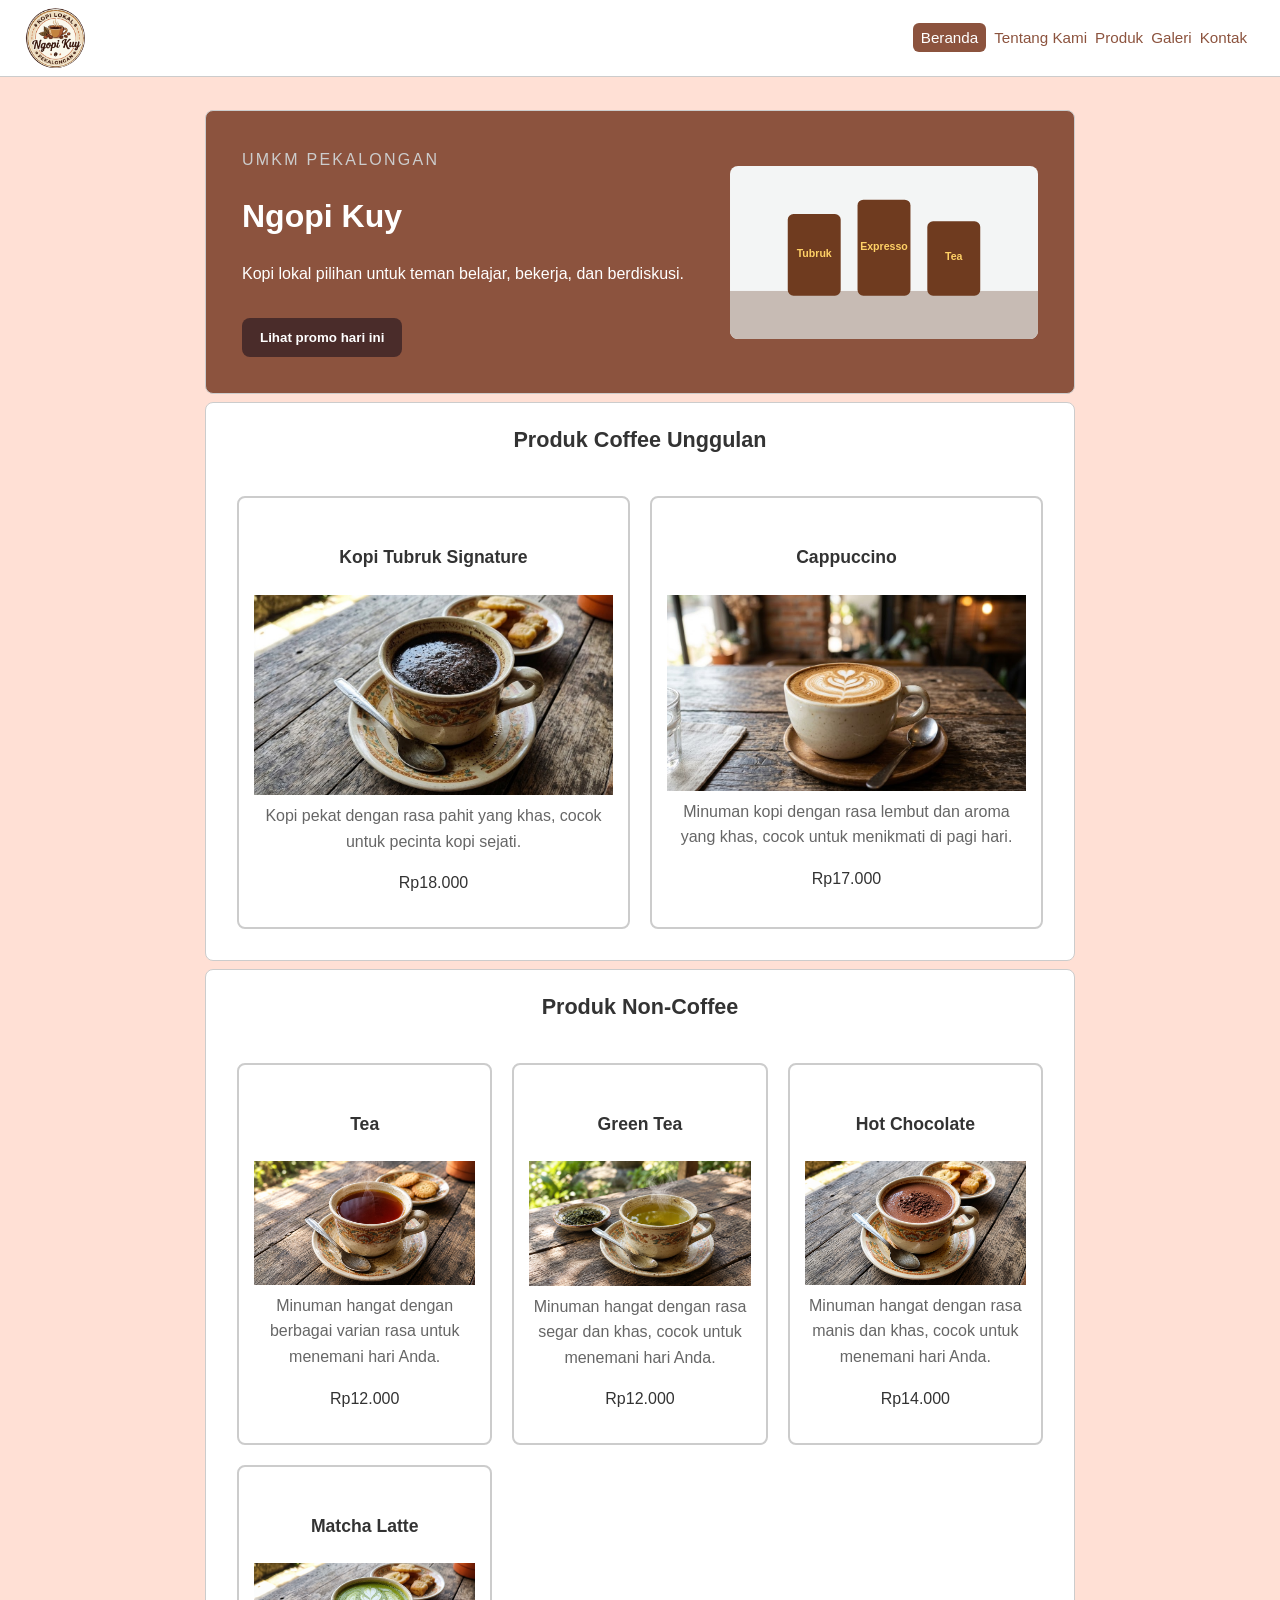
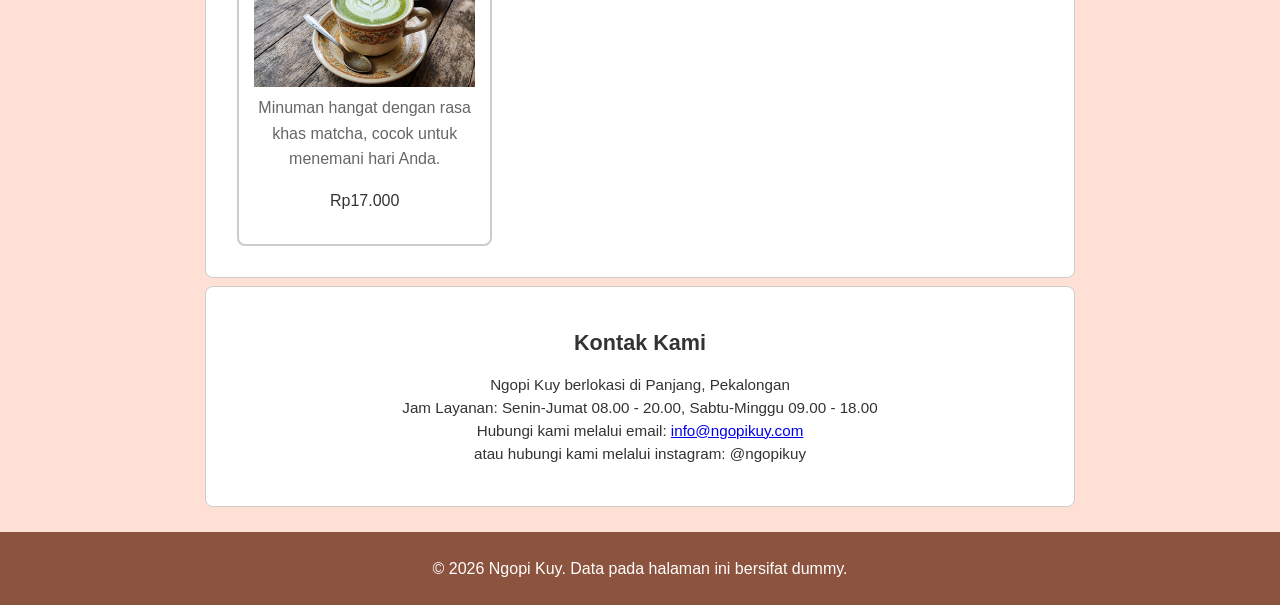
<file: index.html>
<!doctype html>
<html lang="id">
  <head>
    <meta charset="utf-8" />
    <meta name="viewport" content="width=device-width, initial-scale=1" />
    <title>Ngopi kuy - Website UMKM</title>
    <link rel="stylesheet" href="css/style.css" />
    <script src="js/app.js" defer></script>
  </head>
  <body>
    <a class="skip-link" href="#konten">Lewati ke konten utama</a>
    <header class="site-header">
      <nav class="nav" aria-label="Navigasi utama">
        <a class="brand" href="index.html">
          <img src="assets/images/logo_web.jpg" alt="Logo Ngopi Kuy" class="logo">
        </a>
        <button class="nav-toggle" type="button"
          aria-expanded="false" aria-controls="menu-utama"
          aria-label="Buka menu navigasi">
          <span class="bar"></span>
          <span class="bar"></span>
          <span class="bar"></span>
        </button>

        <ul id="menu-utama">
          <li><a aria-current="page" href="index.html">Beranda</a></li>
          <li><a href="tentang.html">Tentang Kami</a></li>
          <li><a href="produk.html">Produk</a></li>
          <li><a href="galeri.html">Galeri</a></li>
          <li><a href="kontak.html">Kontak</a></li>
        </ul>
      </nav>
    </header>
    <main id="konten" class="page">
      <section class="hero" aria-labelledby="hero-title">
        <div class="hero-content">
          <p class="eyebrow">UMKM Pekalongan</p>
          <h1 id="hero-title">Ngopi Kuy</h1>
          <p>Kopi lokal pilihan untuk teman belajar, bekerja, dan berdiskusi.</p>
          <button id="promoButton" type="button">Lihat promo hari ini</button>
        </div>
          <img class="hero-image" src="assets/images/etalase-kopi.svg" width="640" height="360" alt="Etalase Kopi Nusa berisi kemasan kopi lokal" />
      </section>
      <section aria-labelledby="produk-title" class="products">
        <h2 id="produk-title">Produk Coffee Unggulan</h2>
        <div class="product-list">
          <figure class="product-card">
            <h3>Kopi Tubruk Signature</h3>
              <img src="assets/images/produk1.jpg" width="640" height="360" loading="lazy" alt="Kopi Tubruk Signature" />
              <figcaption>Kopi pekat dengan rasa pahit yang khas, cocok untuk pecinta kopi sejati.</figcaption>
              <p class="price">Rp18.000</p>
          </figure>
          <figure class="product-card">
            <h3>Cappuccino</h3>
              <img src="assets/images/produk2-cappucino.jpg" width="640" height="360" loading="lazy" alt="Cappuccino" />
              <figcaption>Minuman kopi dengan rasa lembut dan aroma yang khas, cocok untuk menikmati di pagi hari.</figcaption>
              <p class="price">Rp17.000</p>
          </figure>
        </div>
      </section>
      <section aria-labelledby="produk-title" class="products">
        <h2 id="produk-title">Produk Non-Coffee</h2>
        <div class="product-list">
          <figure class="product-card">
            <h3>Tea</h3>
              <img src="assets/images/tea.jpg" width="640" height="360" loading="lazy" alt="Tea" />
              <figcaption>Minuman hangat dengan berbagai varian rasa untuk menemani hari Anda.</figcaption>
              <p class="price">Rp12.000</p>
          </figure>
          <figure class="product-card">
            <h3>Green Tea</h3>
              <img src="assets/images/greentea.jpg" width="640" height="360" loading="lazy" alt="Green Tea" />
              <figcaption>Minuman hangat dengan rasa segar dan khas, cocok untuk menemani hari Anda.</figcaption>
              <p class="price">Rp12.000</p>
          </figure>
          <figure class="product-card">
            <h3>Hot Chocolate</h3>
              <img src="assets/images/coklat.jpg" width="640" height="360" loading="lazy" alt="Hot Chocolate" />
              <figcaption>Minuman hangat dengan rasa manis dan khas, cocok untuk menemani hari Anda.</figcaption>
              <p class="price">Rp14.000</p>
          </figure>
          <figure class="product-card">
            <h3>Matcha Latte</h3>
              <img src="assets/images/matcha.jpg" width="640" height="360" loading="lazy" alt="Matcha Latte" />
              <figcaption>Minuman hangat dengan rasa khas matcha, cocok untuk menemani hari Anda.</figcaption >
              <p class="price">Rp17.000</p>
          </figure>
        </div>
      </section>
      <section aria-labelledby="kontak-title" class="kontak" id="kontak">
        <h2 id="kontak-title">Kontak Kami</h2>
        <ul class="kontak-list">
          <li>Ngopi Kuy berlokasi di Panjang, Pekalongan</li>
          <li>Jam Layanan: Senin-Jumat 08.00 - 20.00, Sabtu-Minggu 09.00 - 18.00</li>
          <li>Hubungi kami melalui email: <a href="mailto:info@ngopikuy.com">info@ngopikuy.com</a></li>
          <li>atau hubungi kami melalui instagram: @ngopikuy</li>
        </ul>
        </section>
    </main>
    <footer class="site-footer">
      <p>&copy; 2026 Ngopi Kuy. Data pada halaman ini bersifat dummy.</p>
    </footer>
    <script src="js/script.js"></script>
  </body>
</html>
</file>
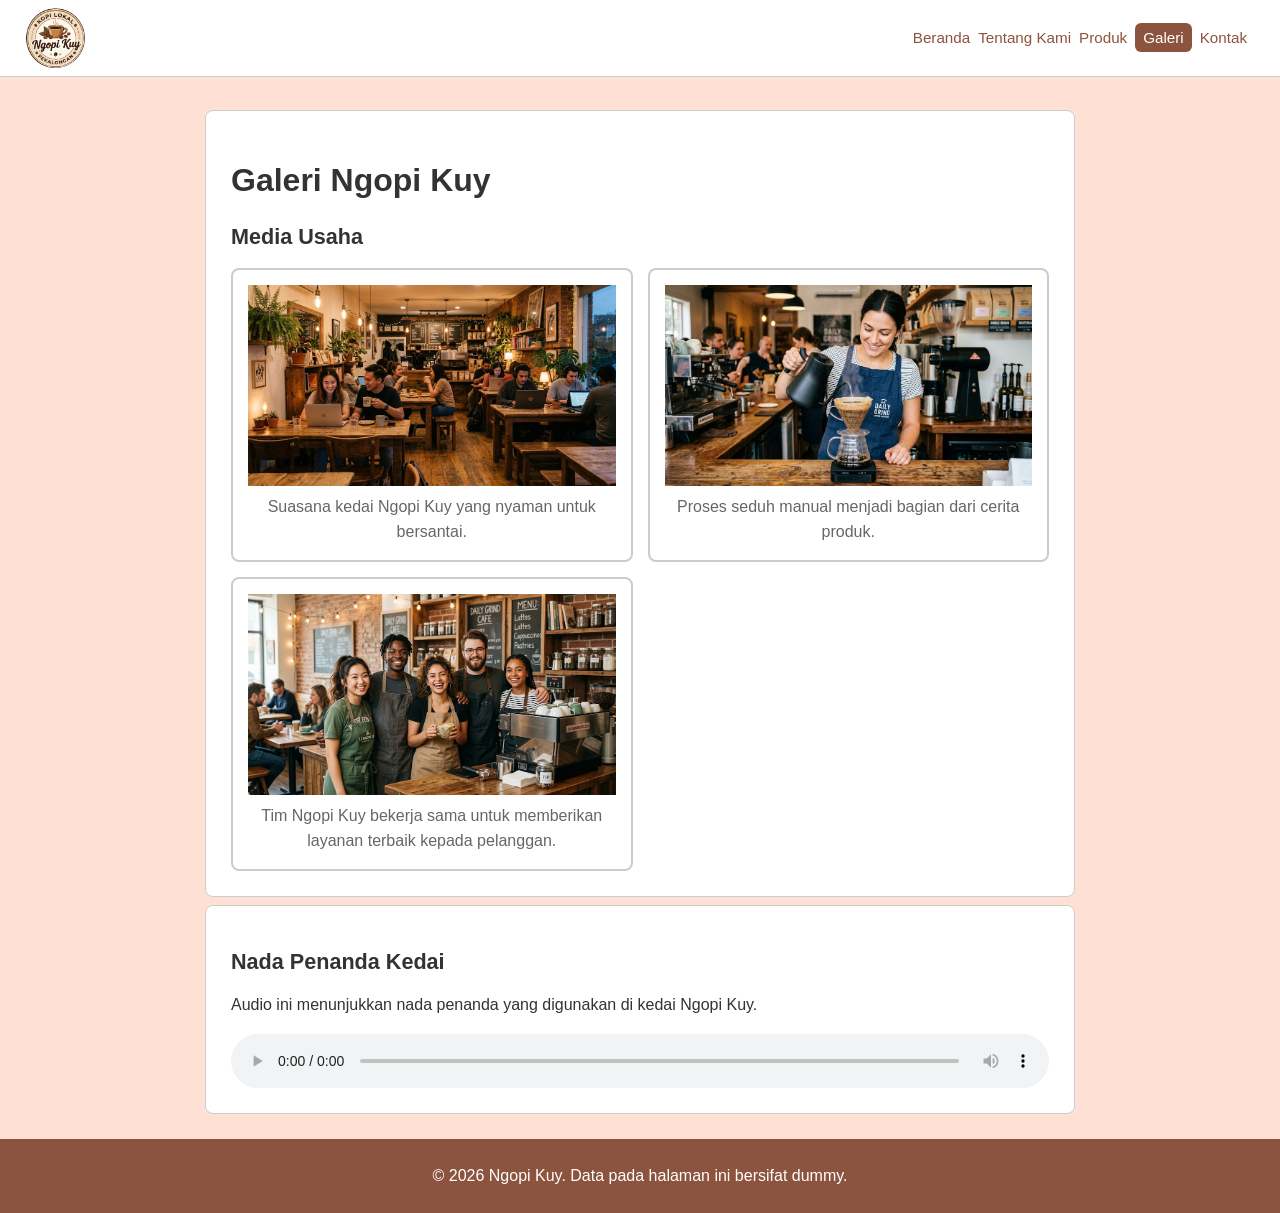
<file: galeri.html>
<!doctype html>
<html lang="id">
  <head>
    <meta charset="utf-8" />
    <meta name="viewport" content="width=device-width, initial-scale=1" />
    <title>Galeri Ngopi Kuy - Website UMKM</title>
    <link rel="stylesheet" href="css/style.css" />
    <script src="js/app.js" defer></script>
  </head>
  <body>
    <a class="skip-link" href="#konten">Lewati ke konten utama</a>
    <header class="site-header">
      <nav class="nav" aria-label="Navigasi utama">
        <a class="brand" href="index.html">
          <img src="assets/images/logo_web.jpg" alt="Logo Ngopi Kuy" class="logo">
        </a>
        <button class="nav-toggle" type="button"
          aria-expanded="false" aria-controls="menu-utama"
          aria-label="Buka menu navigasi">
          <span class="bar"></span>
          <span class="bar"></span>
          <span class="bar"></span>
        </button>

        <ul id="menu-utama">
          <li><a href="index.html">Beranda</a></li>
          <li><a href="tentang.html">Tentang Kami</a></li>
          <li><a href="produk.html">Produk</a></li>
          <li><a aria-current="page" href="galeri.html">Galeri</a></li>
          <li><a href="kontak.html">Kontak</a></li>
        </ul>
      </nav>
    </header>
    <main id="konten" class="page">
    <section aria-labelledby="media-title">
      <h1>Galeri Ngopi Kuy</h1>
        <h2 id="media-title">Media Usaha</h2>
        <div class="gallery-grid">
            <figure class="media-card">
                <img src="assets/images/suasana.jpg" width="640" height="360" loading="lazy" alt="Suasana kedai Ngopi Kuy dengan pelanggan menikmati kopi" />
                <figcaption>Suasana kedai Ngopi Kuy yang nyaman untuk bersantai.</figcaption>
            </figure>
            <figure class="media-card">
                <img src="assets/images/proses.jpg" width="640" height="360" loading="lazy" alt="Barista menuang air panas ke dripper kopi" />
                <figcaption>Proses seduh manual menjadi bagian dari cerita produk.</figcaption>
            </figure>
            <figure class="media-card">
                <img src="assets/images/tim.jpg" width="640" height="360" loading="lazy" alt="Tim Ngopi Kuy" />
                <figcaption>Tim Ngopi Kuy bekerja sama untuk memberikan layanan terbaik kepada pelanggan.</figcaption>
            </figure>
        </div>
    </section>
    <section aria-labelledby="audio-title">
        <h2 id="audio-title">Nada Penanda Kedai</h2>
        <p id="audio-note">Audio ini menunjukkan nada penanda yang digunakan di kedai Ngopi Kuy.</p>
        <audio controls aria-describedby="audio-note" src="assets/audio/audio.mp3">
            Browser Anda tidak mendukung pemutar audio.
        </audio>
    </section>
    </main>
    <footer class="site-footer">
      <p>&copy; 2026 Ngopi Kuy. Data pada halaman ini bersifat dummy.</p>
    </footer>
    <script src="js/script.js"></script>
  </body>
</html>
</file>
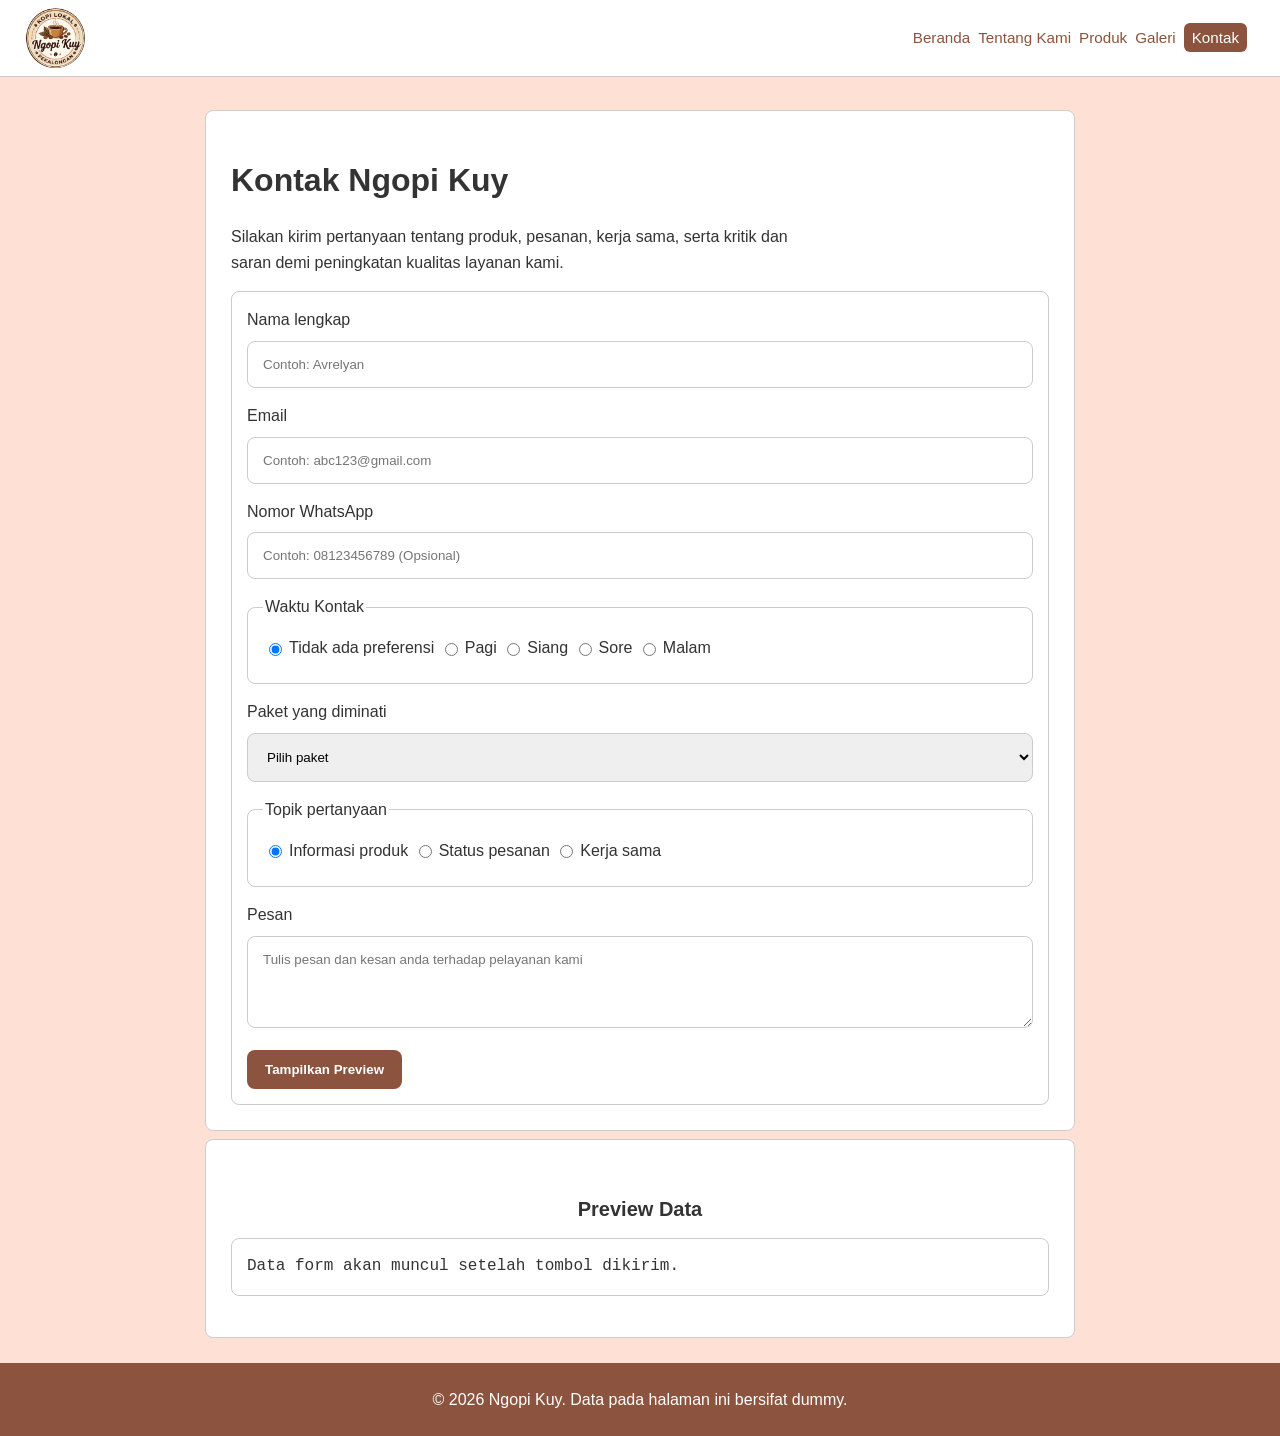
<file: kontak.html>
<!doctype html>
<html lang="id">
  <head>
    <meta charset="utf-8" />
    <meta name="viewport" content="width=device-width, initial-scale=1" />
    <title>Kontak Ngopi Kuy - Website UMKM</title>
    <link rel="stylesheet" href="css/style.css" />
    <script src="js/form.js" defer></script>
    <script src="js/app.js" defer></script>
  </head>
  <body>
    <a class="skip-link" href="#konten">Lewati ke konten utama</a>
    <header class="site-header">
      <nav class="nav" aria-label="Navigasi utama">
        <a class="brand" href="index.html">
          <img src="assets/images/logo_web.jpg" alt="Logo Ngopi Kuy" class="logo">
        </a>
        <button class="nav-toggle" type="button"
          aria-expanded="false" aria-controls="menu-utama"
          aria-label="Buka menu navigasi">
          <span class="bar"></span>
          <span class="bar"></span>
          <span class="bar"></span>
        </button>

        <ul id="menu-utama">
          <li><a href="index.html">Beranda</a></li>
          <li><a href="tentang.html">Tentang Kami</a></li>
          <li><a href="produk.html">Produk</a></li>
          <li><a href="galeri.html">Galeri</a></li>
          <li><a aria-current="page" href="kontak.html">Kontak</a></li>
        </ul>
      </nav>
    </header>
    <main id="konten" class="page">
      <section aria-labelledby="kontak">
        <h1 id="kontak-title">Kontak Ngopi Kuy</h1>
        <p>Silakan kirim pertanyaan tentang produk, pesanan, kerja sama, serta kritik dan saran demi peningkatan kualitas layanan kami.
        </p>
        <form id="form-kontak" action="#" method="post">
            <div class="field">
                <label for="nama">Nama lengkap</label>
                <input id="nama" name="nama" type="text" autocomplete="name" placeholder="Contoh: Avrelyan" required minlength="3" />
            </div>
            <div class="field">
                <label for="email">Email</label>
                <input id="email" name="email" type="email" autocomplete="email" placeholder="Contoh: abc123@gmail.com" required />
            </div>
            <div class="field">
                <label for="telepon">Nomor WhatsApp</label>
                <input id="telepon" name="telepon" type="tel" autocomplete="tel" placeholder="Contoh: 08123456789 (Opsional)" pattern="[0-9]{10,15}" />
            </div>
            <fieldset>
                <legend>Waktu Kontak</legend>
                <label><input type="radio" name="waktu" value="" checked /> Tidak ada preferensi</label>
                <label><input type="radio" name="waktu" value="pagi" /> Pagi</label>
                <label><input type="radio" name="waktu" value="siang" /> Siang</label>
                <label><input type="radio" name="waktu" value="sore" /> Sore</label>
                <label><input type="radio" name="waktu" value="malam" /> Malam</label>
            </fieldset>
            <div class="field">
            <label for="paket">Paket yang diminati</label>
            <select id="paket" name="paket" required>
                <option value="">Pilih paket</option>
                <option value="rumahan">Paket rumahan</option>
                <option value="kantor">Paket kantor</option>
                <option value="reseller">Paket reseller</option>
            </select>
            </div>
            <fieldset>
                <legend>Topik pertanyaan</legend>
                <label><input type="radio" name="topik" value="produk" checked /> Informasi produk</label>
                <label><input type="radio" name="topik" value="pesanan" /> Status pesanan</label>
                <label><input type="radio" name="topik" value="kerja-sama" /> Kerja sama</label>
            </fieldset>
            <div class="field">
                <label for="pesan">Pesan</label>
                <textarea id="pesan" name="pesan" rows="4" placeholder="Tulis pesan dan kesan anda terhadap pelayanan kami" required minlength="10"></textarea>
            </div>

            <button type="submit">Tampilkan Preview</button>
        </form>
      </section>

        <section aria-labelledby="preview-title">
            <h2 id="preview-title">Preview Data</h2>
            <pre id="preview-form" aria-live="polite">Data form akan muncul setelah tombol dikirim.</pre>
    </main>
    <footer class="site-footer">
      <p>&copy; 2026 Ngopi Kuy. Data pada halaman ini bersifat dummy.</p>
    </footer>
    <script src="js/script.js"></script>
  </body>
</html>
</file>
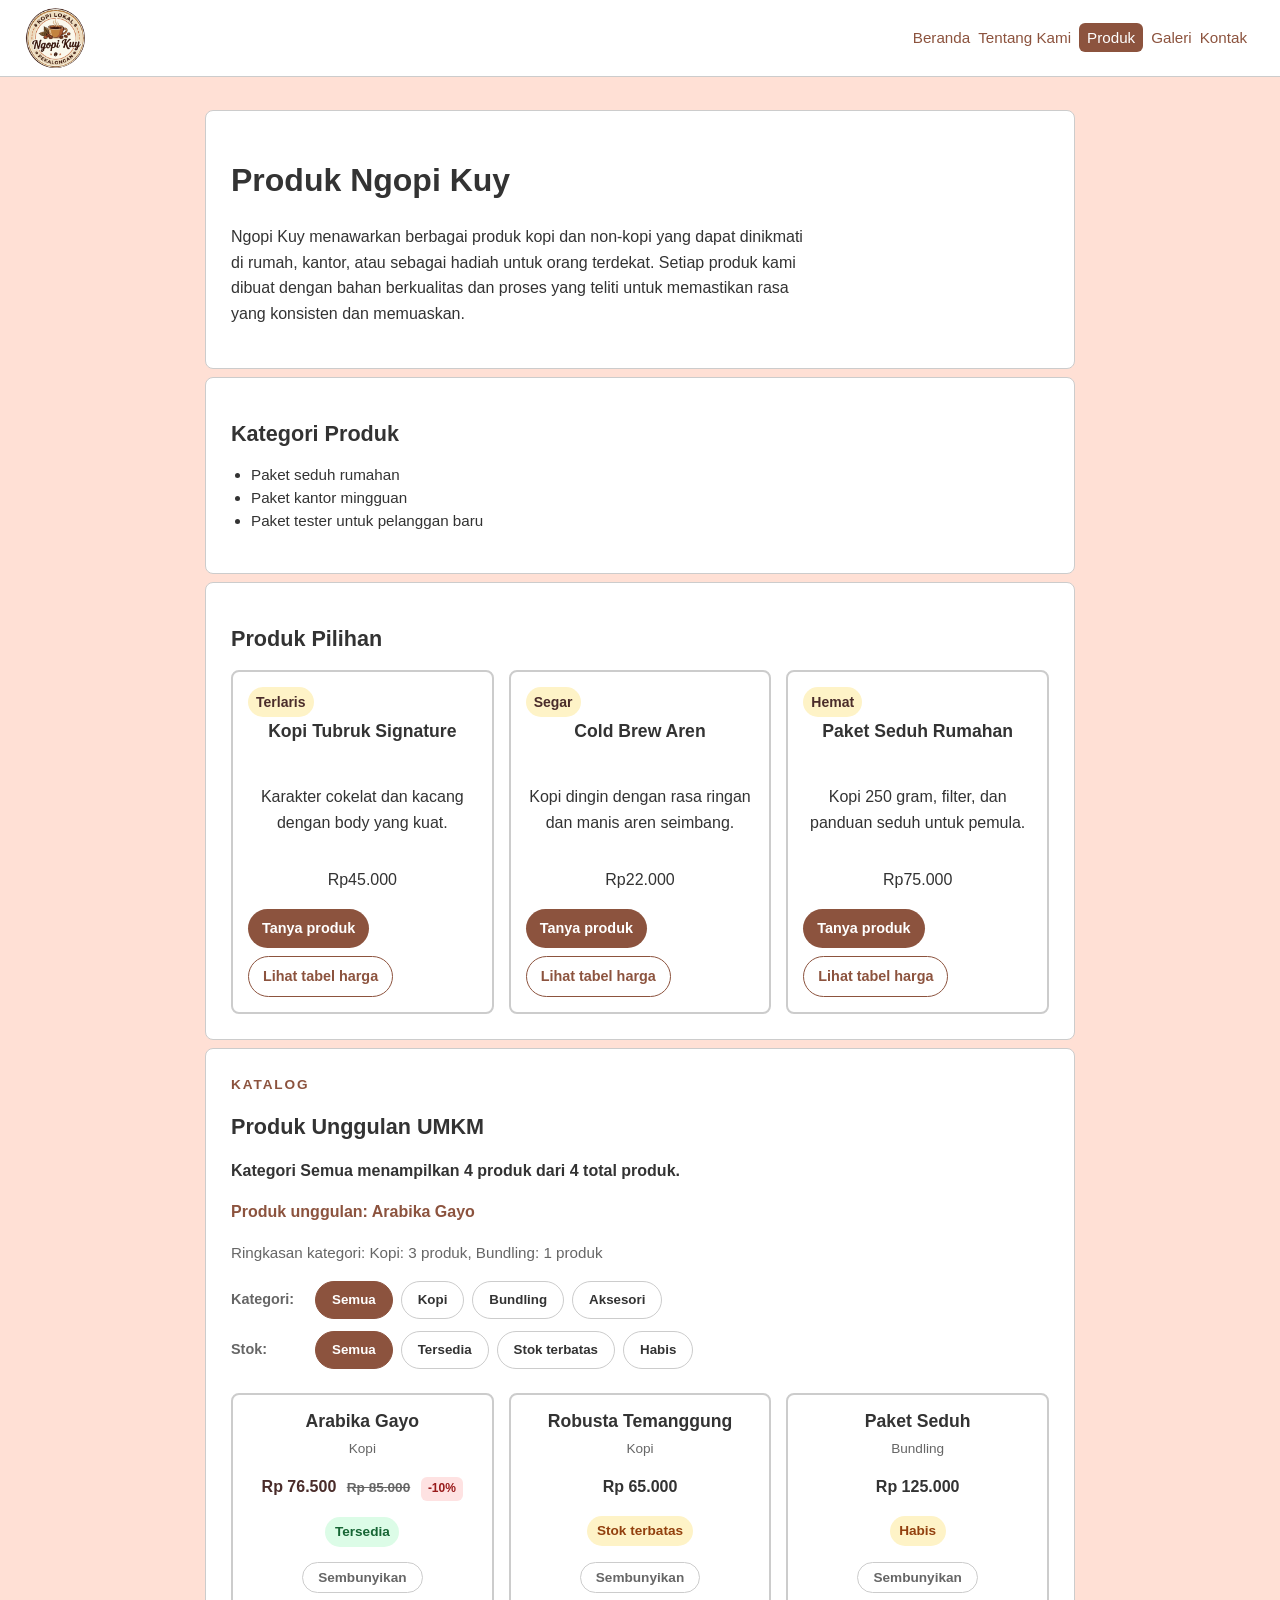
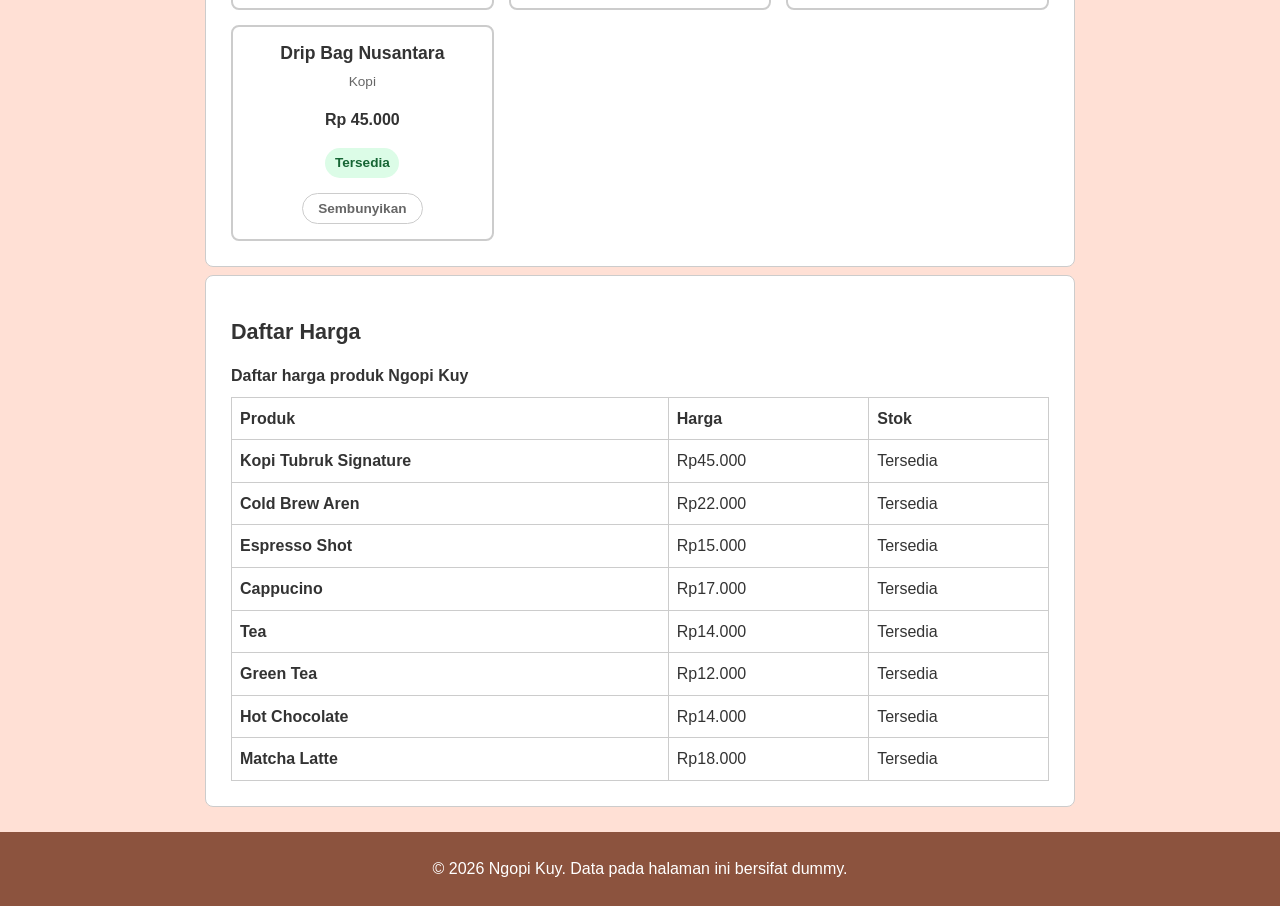
<file: produk.html>
<!doctype html>
<html lang="id">
  <head>
    <meta charset="utf-8" />
    <meta name="viewport" content="width=device-width, initial-scale=1" />
    <title>Produk Ngopi Kuy - Website UMKM</title>
    <link rel="stylesheet" href="css/style.css" />
    <script src="js/app.js" defer></script>
  </head>
  <body>
    <a class="skip-link" href="#konten">Lewati ke konten utama</a>
    <header class="site-header">
      <nav class="nav" aria-label="Navigasi utama">
        <a class="brand" href="index.html">
            <img src="assets/images/logo_web.jpg" alt="Logo Ngopi Kuy" class="logo">
        </a>
        <button class="nav-toggle" type="button"
          aria-expanded="false" aria-controls="menu-utama"
          aria-label="Buka menu navigasi">
          <span class="bar"></span>
          <span class="bar"></span>
          <span class="bar"></span>
        </button>

        <ul id="menu-utama">
          <li><a href="index.html">Beranda</a></li>
          <li><a href="tentang.html">Tentang Kami</a></li>
          <li><a aria-current="page" href="produk.html">Produk</a></li>
          <li><a href="galeri.html">Galeri</a></li>
          <li><a href="kontak.html">Kontak</a></li>
        </ul>
      </nav>
    </header>
    <main id="konten" class="page">
    <section aria-labelledby="produk-title">
        <h1 id="produk-title">Produk Ngopi Kuy</h1>
        <p>Ngopi Kuy menawarkan berbagai produk kopi dan non-kopi yang dapat dinikmati di rumah, kantor, atau sebagai hadiah untuk orang terdekat. Setiap produk kami dibuat dengan bahan berkualitas dan proses yang teliti untuk memastikan rasa yang konsisten dan memuaskan.</p>
    </section>
    <section aria-labelledby="kategori-title">
        <h2 id="kategori-title">Kategori Produk</h2>
        <ul>
            <li>Paket seduh rumahan</li>
            <li>Paket kantor mingguan</li>
            <li>Paket tester untuk pelanggan baru</li>
        </ul>
    </section> 
    <section aria-labelledby="produk-pilihan-title">
        <h2 id="produk-pilihan-title">Produk Pilihan</h2>
        <div class="product-grid">
            <article class="product-card">
                <span class="product-badge">Terlaris</span>
                <h3>Kopi Tubruk Signature</h3>
                <p>Karakter cokelat dan kacang dengan body yang kuat.</p>
                <p class="price">Rp45.000</p>
                <div class="card-actions">
                    <a class="button" href="kontak.html">Tanya produk</a>
                    <a href="#harga-title">Lihat tabel harga</a>
                </div>
            </article>
            <article class="product-card">
                <span class="product-badge">Segar</span>
                <h3>Cold Brew Aren</h3>
                <p>Kopi dingin dengan rasa ringan dan manis aren seimbang.</p>
                <p class="price">Rp22.000</p>
                <div class="card-actions">
                    <a class="button" href="kontak.html">Tanya produk</a>
                    <a href="#harga-title">Lihat tabel harga</a>
                </div>
            </article>
            <article class="product-card">
                <span class="product-badge">Hemat</span>
                <h3>Paket Seduh Rumahan</h3>
                <p>Kopi 250 gram, filter, dan panduan seduh untuk pemula.</p>
                <p class="price">Rp75.000</p>
                <div class="card-actions">
                    <a class="button" href="kontak.html">Tanya produk</a>
                    <a href="#harga-title">Lihat tabel harga</a>
                </div>
            </article>
        </div>
    </section>
    <section class="product-section" aria-labelledby="produk-dinamis-title">
        <div class="section-heading">
            <p class="eyebrow">Katalog</p>
            <h2 id="produk-dinamis-title">Produk Unggulan UMKM</h2>
            <p id="produk-status" class="produk-status">Produk belum dimuat.</p>
            <p id="produk-unggulan">Produk unggulan akan ditentukan melalui JavaScript.</p>
            <p id="kategori-ringkasan">Ringkasan kategori akan dimuat melalui JavaScript.</p>
        </div>

        <div class="filter-section">
            <div class="filter-group">
                <span class="filter-label">Kategori:</span>
                <div class="filter-bar" aria-label="Filter kategori produk">
                    <button type="button" class="filter-button is-active" data-filter="Semua">Semua</button>
                    <button type="button" class="filter-button" data-filter="Kopi">Kopi</button>
                    <button type="button" class="filter-button" data-filter="Bundling">Bundling</button>
                    <button type="button" class="filter-button" data-filter="Aksesori">Aksesori</button>
                </div>
            </div>

            <div class="filter-group">
                <span class="filter-label">Stok:</span>
                <div class="filter-bar" aria-label="Filter status stok produk">
                    <button type="button" class="filter-button is-active" data-stok="Semua">Semua</button>
                    <button type="button" class="filter-button" data-stok="Tersedia">Tersedia</button>
                    <button type="button" class="filter-button" data-stok="Stok terbatas">Stok terbatas</button>
                    <button type="button" class="filter-button" data-stok="Habis">Habis</button>
                </div>
            </div>
        </div>

        <div id="produk-grid" class="product-grid" aria-live="polite"></div>
    </section>
    <section aria-labelledby="harga-title">
        <h2 id="harga-title">Daftar Harga</h2>
        <div class="table-scroll" role="region" aria-labelledby="daftar-harga-caption" tabindex="0">
        <table>
            <caption id="daftar-harga-caption" >Daftar harga produk Ngopi Kuy</caption>
            <thead>
                <tr>
                    <th scope="col">Produk</th>
                    <th scope="col">Harga</th>
                    <th scope="col">Stok</th>
                </tr>
            </thead>
            <tbody>
                <tr>
                    <th scope="row">Kopi Tubruk Signature</th>
                    <td>Rp45.000</td>
                    <td>Tersedia</td>
                </tr>
                <tr>
                    <th scope="row">Cold Brew Aren</th>
                    <td>Rp22.000</td>
                    <td>Tersedia</td>
                </tr>
                <tr>
                    <th scope="row">Espresso Shot</th>
                    <td>Rp15.000</td>
                    <td>Tersedia</td>
                </tr>
                <tr>
                    <th scope="row">Cappucino</th>
                    <td>Rp17.000</td>
                    <td>Tersedia</td>
                </tr>
                <tr>
                    <th scope="row">Tea</th>
                    <td>Rp14.000</td>
                    <td>Tersedia</td>
                </tr>
                <tr>
                    <th scope="row">Green Tea</th>
                    <td>Rp12.000</td>
                    <td>Tersedia</td>
                </tr>
                <tr>
                    <th scope="row">Hot Chocolate</th>
                    <td>Rp14.000</td>
                    <td>Tersedia</td>
                </tr>
                <tr>
                    <th scope="row">Matcha Latte</th>
                    <td>Rp18.000</td>
                    <td>Tersedia</td>
                </tr>
            </tbody>
        </table>
        </div>
    </section>
    </main>
    <footer class="site-footer">
      <p>&copy; 2026 Ngopi Kuy. Data pada halaman ini bersifat dummy.</p>
    </footer>
    <script src="js/script.js"></script>
  </body>
</html>
</file>
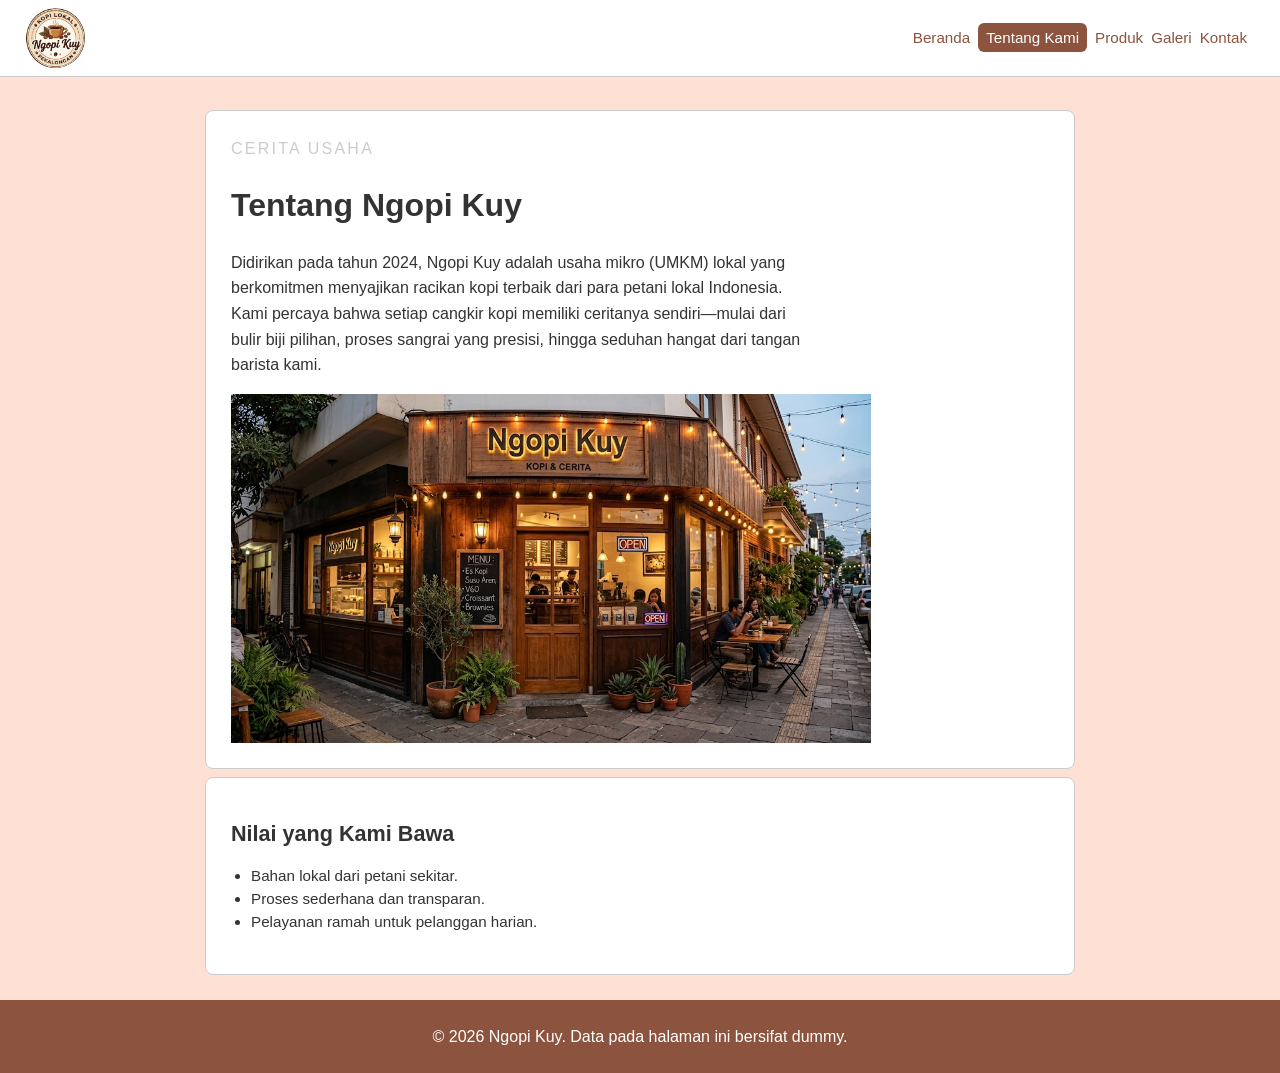
<file: tentang.html>
<!doctype html>
<html lang="id">
  <head>
    <meta charset="utf-8" />
    <meta name="viewport" content="width=device-width, initial-scale=1" />
    <title>Tentang Ngopi Kuy - Website UMKM</title>
    <link rel="stylesheet" href="css/style.css" />
    <script src="js/app.js" defer></script>
  </head>
  <body>
    <a class="skip-link" href="#konten">Lewati ke konten utama</a>
    <header class="site-header">

      <nav class="nav" aria-label="Navigasi utama">
        <a class="brand" href="index.html">
          <img src="assets/images/logo_web.jpg" alt="Logo Ngopi Kuy" class="logo">
        </a>
        <button class="nav-toggle" type="button"
          aria-expanded="false" aria-controls="menu-utama"
          aria-label="Buka menu navigasi">
          <span class="bar"></span>
          <span class="bar"></span>
          <span class="bar"></span>
        </button>

        <ul id="menu-utama">
          <li><a href="index.html">Beranda</a></li>
          <li><a aria-current="page" href="tentang.html">Tentang Kami</a></li>
          <li><a href="produk.html">Produk</a></li>
          <li><a href="galeri.html">Galeri</a></li>
          <li><a href="kontak.html">Kontak</a></li>
        </ul>
      </nav>
    </header>
    <main id="konten" class="page">
      <section class="tentang"aria-labelledby="tentang-title">
        <p class="eyebrow">Cerita Usaha</p>
        <h1 id="tentang-title">Tentang Ngopi Kuy</h1>
        <p>Didirikan pada tahun 2024, Ngopi Kuy adalah usaha mikro (UMKM) lokal yang berkomitmen menyajikan racikan kopi terbaik dari para petani lokal Indonesia. Kami percaya bahwa setiap cangkir kopi memiliki ceritanya sendiri—mulai dari bulir biji pilihan, proses sangrai yang presisi, hingga seduhan hangat dari tangan barista kami.</p>
        <img src="assets/images/profil.jpg" width="640" height="360" loading="lazy" alt="Profil Ngopi Kuy" />
      </section>
      <section aria-labelledby="nilai-title">
        <h2 id="nilai-title">Nilai yang Kami Bawa</h2>
        <ul>
          <li>Bahan lokal dari petani sekitar.</li>
          <li>Proses sederhana dan transparan.</li>
          <li>Pelayanan ramah untuk pelanggan harian.</li>
        </ul>
      </section>
    </main>
    <footer class="site-footer">
      <p>&copy; 2026 Ngopi Kuy. Data pada halaman ini bersifat dummy.</p>
    </footer>
    <script src="js/script.js"></script>
  </body>
</html>
</file>
<file: css/style.css>
/*P05*/
:root {
  --color-primary: #8c533e;
  --color-primary-strong: #4a2c2a;
  --color-text: #333333;
  --color-muted: #666666;
  --color-surface: #ffffff;
  --color-surface-soft: #ffe0d5;
  --color-border: #ccc;
  --color-focus: #ffb74d;
  --space-1: 6px;
  --space-2: 8px;
  --space-3: 15px;
  --space-4: 25px;
  --radius-sm: 6px;
  --radius-md: 8px;
  --radius-lg: 12px;
}

*, *::before, *::after 
{ 
  box-sizing: border-box; 
}

body {
  margin: 0;
  color: var(--color-text);
  background: var(--color-surface-soft);
  font-family: Arial, sans-serif;
  font-size: 1rem;
  line-height: 1.6;
  scroll-padding-top: 10rem;
}

h1 {
    font-size: clamp(1.5rem, 4vw, 2rem);
    line-height: 1.1;
}

h2 {
    font-size: 1.35rem;
    line-height: 1.2;
}

h3 {
    font-size: 1.1rem;
    line-height: 1.3;
}

p {
    font-size: 1rem;
    line-height: 1.6;
}

ul {
    font-size: 0.95rem;
    line-height: 1.5;
    padding-left: 1.25rem;
}

.page {
  max-width: 920px;
  margin: 0 auto;
  padding: var(--space-4) clamp(var(--space-3), 5vw, var(--space-4));
}

.page p {
  max-width: 65ch;
}

.hero {
  padding: 36px;
  color: var(--color-surface);
  background: var(--color-primary);
  border-radius: var(--radius-md);
}

.hero {
  display: grid;
  grid-template-columns: 1fr;
  gap: var(--space-4);
  align-items: center;
}
.hero-image { 
  width: 100%; 
  border-radius: var(--radius-md); 
}

.hero-content {
  margin: 0;
  font-size: clamp(1rem, 2vw, 1.25rem);
}

.eyebrow {
  margin: 0 0 8px;
  letter-spacing: 0.14em;
  text-transform: uppercase;
  color: var(--color-border);
}

.products {
  padding: var(--space-1);
  text-align: center;
  background: var(--color-surface);
  border: 1px solid var(--color-border);
  border-radius: var(--radius-md);
}

.product-list {
  padding: var(--space-4);
  list-style: none;
}


.kontak {
  text-align: center;

}

.kontak-list {
  padding: 0;
  list-style: none;
}


button {
  padding: 12px 18px;
  color: var(--color-surface);
  font-weight: 700;
  cursor: pointer;
  background: var(--color-primary);
  border: 0;
  border-radius: var(--radius-md);
}

#promoButton {
  margin-top: 16px;
  background: var(--color-primary-strong);
}

/*P02*/

.skip-link {
  position: absolute;
  left: -9999px; 
  padding: 8px 12px; 
  color: var(--color-surface); 
  background: var(--color-text); 
}

.skip-link:focus { 
  top: 8px; 
  left: 8px; 
}

.site-header {
  padding: var(--space-2) clamp(var(--space-3), 5vw, var(--space-4)); 
  background: var(--color-surface); 
  border-bottom: 1px solid var(--color-border); 
  position: sticky;
  top: 0;
  z-index: 100;
}

.logo {
  display: block;
  width: 60px;
  height: 60px;
  border-radius: 100%;
  object-fit: cover;
}

.nav {
  display: flex;
  position: relative;
  justify-content: space-between;
  flex-direction: row;
  gap: var(--space-1);
  align-items: center;
}

.nav-toggle {
  display: inline-flex;
  flex-direction: column;
  gap: 5px;
  padding: 10px;
  background: transparent;
  border: 1px solid var(--color-border);
}
.nav-toggle .bar {
  display: block;
  width: 24px;
  height: 3px;
  background: var(--color-primary);
  border-radius: 2px;
}

.nav ul {
  display: none;
  list-style: none;
  position: absolute;
  top: 100%;
  left: 0;
  right: 0;
  flex-direction: column;
  margin: 0;
  padding: var(--space-2) 0;
  background: var(--color-surface);
  border-bottom: 1px solid var(--color-border);
}

.nav ul.is-open { 
  display: flex; 
}

.nav li { 
  margin: 0; 
}
.nav li a { 
  display: block; 
  padding: var(--space-2) var(--space-3); 
}

.brand {
  display: inline-flex; 
  margin-bottom: 0; 
  align-items: center;
  color: var(--color-primary-strong); 
  font-weight: 800; 
  font-size: 12px;
  text-decoration: none; 
}

.nav a[aria-current="page"] { 
  font-weight: 400; 
  background: var(--color-primary);
  color: var(--color-surface);
  border-radius: var(--radius-sm);
  padding: var(--space-1) var(--space-2);
  text-decoration: none;
}

a:focus-visible,
button:focus-visible,
input:focus-visible,
select:focus-visible,
textarea:focus-visible { 
  outline: 3px solid var(--color-focus); 
  outline-offset: 3px; 
}

.nav a {
    color: var(--color-primary);
    cursor: pointer;
    text-decoration: none;
}

a:hover {
    color: var(--color-primary-strong);
}

.site-footer { 
  padding: var(--space-2) var(--space-3); 
  color: var(--color-surface); 
  text-align: center; 
  background: var(--color-primary); 
}

.tentang {
  padding: var(--space-4);
  background: var(--color-surface);
  border: 1px solid var(--color-border);
  border-radius: var(--radius-md);
}

section{
  margin-top: var(--space-2);
  background: var(--color-surface);
  padding: var(--space-4);
  border: 1px solid var(--color-border);
  border-radius: var(--radius-md);
}

/*P03*/
audio {
  display: block;
  width: 100%;
  max-width: 100%;
}

img {
  display: block;
  max-width: 100%;
  height: auto;
}
figure {
    display: block;
    margin-block-start: 1em;
    margin-block-end: 1em;
    margin-inline-start: 40px;
    margin-inline-end: 40px;
    unicode-bidi: isolate;
}
figcaption { 
  margin-top: 8px; 
  color: var(--color-muted); 
}
.product-list {
    display: grid;
    grid-template-columns: repeat(auto-fit, minmax(200px, 1fr));
    gap: 1.25rem;
    width: 100%;
}

.product-card h3 {
    margin-top: var(--space-4);
    padding: var(--space-2);
}
.gallery-list {
    display: grid;
    grid-template-columns: repeat(auto-fit, minmax(200px, 1fr));
    gap: 1.25rem;
    width: 100%;
}
.media-card {
    margin: 0;
    padding: var(--space-3);
    overflow: hidden;
    border: 2px solid var(--color-border);
    border-radius: var(--radius-md);
    text-align: center;
    box-sizing: border-box;
}

table { 
  width: 100%; 
  border-collapse: collapse; 
}
caption { 
  margin-bottom: 8px; 
  font-weight: 700; 
  text-align: left; 
}
th,
td { 
  padding: var(--space-2); 
  text-align: left; 
  border: 1px solid var(--color-border); 
}

/*P04*/
#form-kontak {  
  padding: var(--space-3);  
  border: 1px solid var(--color-border);
  border-radius: var(--radius-md);
  background: var(--color-surface);

}

#form-kontak .field { 
  margin-bottom: var(--space-3); 
}
#form-kontak label { 
  display: block; 
  margin: 0 0 var(--space-2); 
}
#form-kontak fieldset {
  margin: 0 0 var(--space-3);
  padding: var(--space-3);
  border: 1px solid var(--color-border);
  border-radius: var(--radius-md);
}
#form-kontak fieldset label { 
  display: inline-flex; 
  align-items: center; 
}
#form-kontak input[type="radio"] { 
  margin-right: 6px;
  width: var(--space-3);
}

#form-kontak input[type="text"],
#form-kontak input[type="email"],
#form-kontak input[type="tel"],
#form-kontak input[type="date"],
#form-kontak select,
#form-kontak textarea {
  width: 100%;
  box-sizing: border-box;
  padding: var(--space-3);
  border: 1px solid var(--color-border);
  border-radius: var(--radius-md);
  font-family: inherit;
}

#form-kontak input[type="text"],
#form-kontak input[type="email"],
#form-kontak input[type="tel"],
#form-kontak input[type="date"],
#form-kontak select,
#form-kontak textarea {
  width: 100%;
  box-sizing: border-box;
  padding: var(--space-3);
  border: 1px solid var(--color-border);
  border-radius: var(--radius-md);
  font-family: arial, sans-serif;
}

#preview-title { 
  margin-top: 32px; 
  font-size: 1.25rem; 
  font-weight: 700; 
  text-align: center;
}
#preview-form { 
  padding: var(--space-3); 
  white-space: pre-wrap; 
  background: var(--color-surface); 
  border: 1px solid var(--color-border); 
  border-radius: var(--radius-md);
}

/*P06*/

.product-badge {
  position:absolute;
  top: var(--space-3);
  left: var(--space-3);
  align-self: flex-start;
  padding: 0.25rem var(--space-2);
  color: var(--color-primary-strong);
  font-size: 0.875rem;
  font-weight: 800;
  background: #fef3c7;
  border-radius: 999px;
}

.product-card {
    margin: 0;
    padding: var(--space-3);
    overflow: hidden;
    border: 2px solid var(--color-border);
    border-radius: var(--radius-md);
    text-align: center;
    box-sizing: border-box;
    display: flex; 
    flex-direction: column; 
    position: relative;
}

.product-grid,
.gallery-grid {
  display: grid;
  grid-template-columns:1fr;
  gap: var(--space-3);
}

.card-actions {
  display: flex;
  gap: var(--space-2);
  align-items: center;
  flex-wrap: wrap;
  margin-top: auto;
}

.card-actions a {
    display: inline-block;
    padding: 8px 14px;
    border-radius: 999px;
    font-size: 0.9rem;
    font-weight: 700;
    text-decoration: none;
    transition: background-color 0.2s ease, color 0.2s ease;
}

.card-actions a.button {
    color: var(--color-surface);
    background-color: var(--color-primary);
}

.card-actions a.button:hover {
    background-color: var(--color-primary-strong);
}

.card-actions a:not(.button) {
    color: var(--color-primary);
    border: 1px solid var(--color-primary);
}

.card-actions a:not(.button):hover {
    color: var(--color-surface);
    background-color: var(--color-primary);
}

.card-actions a:focus-visible {
    outline: 3px solid var(--color-focus);
    outline-offset: 3px;
}

.form-actions {
    display: flex;
    flex-direction: row;
    flex-wrap: wrap;
    align-items: center;
    gap: 8px;
    margin-top: 20px;
}

.form-actions button {
    margin-top: 0;
}

/*P07*/
.table-scroll { 
  max-width: 100%; 
  overflow-x: auto; 
}

.table-scroll:focus-visible { 
  outline: 3px solid var(--color-focus); 
  outline-offset: 3px; 
}

.table-scroll table { 
  min-width: 4rem; 
}

.table-wrapper {
    width: 100%;
    overflow-x: auto; /* Mencegah overflow tabel di HP */
}

@media (min-width: 42rem) {
  .gallery-grid { 
    grid-template-columns: repeat(2, minmax(0, 1fr)); 
  }
}

@media (min-width: 48rem) {
  .hero { 
    grid-template-columns: 1.2fr 0.8fr; 
  }
  .product-grid { 
    grid-template-columns: repeat(2, minmax(0, 1fr)); 
  }
}

@media (min-width: 60rem) {
  .nav-toggle { display: none; }

  .nav ul {
    display: flex;              
    position: static;
    flex-direction: row;
    flex-wrap: wrap;
    justify-content: center;
    padding: 0;
    border: 0;
  }
  .nav li { margin-right: var(--space-2); }
  .nav li a { display: inline; padding: 0; }
  .nav a[aria-current="page"] { padding: var(--space-1) var(--space-2); }
  .product-grid { grid-template-columns: repeat(3, minmax(0, 1fr)); }
}

/* P09: JavaScript Dynamic Product Grid & Cards */
.js-product-grid {
  display: grid;
  grid-template-columns: repeat(auto-fit, minmax(15rem, 1fr));
  gap: var(--space-4);
}

.js-product-card {
  display: flex;
  flex-direction: column;
  padding: var(--space-4);
  border: 1px solid var(--color-border);
  border-radius: var(--radius-lg);
  background: var(--color-surface);
}

.js-product-card h3 {
  margin-top: 0;
  margin-bottom: var(--space-1);
}

.js-product-card .product-category {
  font-size: 0.85rem;
  color: var(--color-muted);
  margin-top: 0;
  margin-bottom: var(--space-2);
}

.js-product-card .product-desc {
  font-size: 0.9rem;
  color: var(--color-text);
  margin-bottom: var(--space-3);
  flex-grow: 1;
}

.featured-badge {
  display: inline-flex;
  align-self: flex-start;
  margin-bottom: var(--space-2);
  padding: 0.2rem 0.6rem;
  border-radius: 999px;
  font-size: 0.75rem;
  font-weight: 700;
  background: #fef3c7;
  color: #92400e;
  border: 1px solid #fde68a;
}

.stock-badge {
  display: inline-flex;
  margin-block-start: var(--space-2);
  padding: 0.25rem 0.6rem;
  border-radius: 999px;
  font-size: 0.85rem;
  font-weight: 700;
  background: #dcfce7;
  color: #166534;
}

.stock-badge.warning {
  background: #fef3c7;
  color: #92400e;
}

.stock-badge.empty {
  background: #fee2e2;
  color: #991b1b;
}

.price-promo {
  font-weight: 700;
  color: var(--color-primary-strong);
}

.price-original {
  margin-inline-start: var(--space-1);
  font-size: 0.85em;
  color: var(--color-muted);
  text-decoration: line-through;
}

.discount-badge {
  display: inline-block;
  margin-inline-start: var(--space-1);
  padding: 0.15rem 0.45rem;
  border-radius: var(--radius-sm);
  font-size: 0.75rem;
  font-weight: 700;
  background: #fee2e2;
  color: #991b1b;
}

.card-action {
  font-weight: 600;
  color: var(--color-primary);
  margin-top: var(--space-2);
  margin-bottom: 0;
}

/* P10: Refactor Output & Produk Unggulan */
.category-note {
  font-size: 0.85rem;
  color: var(--color-muted);
  margin-top: 0;
  margin-bottom: var(--space-2);
}

#produk-unggulan {
  font-weight: 700;
  color: var(--color-primary, #6f3b1f);
}

#kategori-ringkasan {
  font-size: 0.95rem;
  color: var(--color-muted);
  margin-top: var(--space-1);
}

/* P11: Filter Bar, Active State, Empty State & Dynamic Cards */
.product-section .eyebrow {
  font-size: 0.85rem;
  font-weight: 700;
  color: var(--color-primary);
}

.produk-status {
  font-weight: 600;
  color: var(--color-text);
}

.filter-section {
  display: flex;
  flex-direction: column;
  gap: 0.75rem;
  margin-block: 1rem 1.5rem;
}

.filter-group {
  display: flex;
  flex-wrap: wrap;
  align-items: center;
  gap: 0.5rem 0.75rem;
}

.filter-label {
  font-size: 0.9rem;
  font-weight: 700;
  color: var(--color-muted, #64748b);
  min-width: 4.5rem;
}

.filter-bar {
  display: flex;
  flex-wrap: wrap;
  gap: 0.5rem;
}

.filter-button {
  border: 1px solid var(--color-border, #cbd5e1);
  border-radius: 999px;
  background: var(--color-surface, #ffffff);
  color: var(--color-text, #1f2937);
  padding: 0.65rem 1rem;
  font-weight: 700;
  cursor: pointer;
}

.filter-button:hover,
.filter-button:focus-visible {
  border-color: var(--color-primary, #8c533e);
  outline: 3px solid rgb(140 83 62 / 20%);
  outline-offset: 2px;
}

.filter-button.is-active {
  background: var(--color-primary, #8c533e);
  border-color: var(--color-primary, #8c533e);
  color: var(--color-surface, #ffffff);
}

#produk-grid .empty-state {
  grid-column: 1 / -1;
  max-width: none;
  margin: 0;
  border: 1px dashed var(--color-border, #94a3b8);
  border-radius: var(--radius-lg, 1rem);
  padding: 1rem;
  background: var(--color-surface, #ffffff);
  color: var(--color-muted, #64748b);
  text-align: center;
}

#produk-grid .product-card h3 {
  margin-top: 0;
  margin-bottom: var(--space-1);
  padding: 0;
}

#produk-grid .product-card .price {
  margin-block: var(--space-1) var(--space-2);
  font-weight: 700;
}

#produk-grid .stock-badge {
  align-self: center;
  margin-block-end: var(--space-3);
}

.ghost-button {
  margin-top: auto;
  align-self: center;
  padding: 0.45rem 0.95rem;
  border: 1px solid var(--color-border, #ccc);
  border-radius: 999px;
  background: transparent;
  color: var(--color-muted, #666666);
  font-size: 0.85rem;
  font-weight: 600;
  cursor: pointer;
}

.ghost-button:hover,
.ghost-button:focus-visible {
  border-color: var(--color-primary, #8c533e);
  color: var(--color-primary-strong, #4a2c2a);
  background: var(--color-surface-soft, #ffe0d5);
}
</file>
